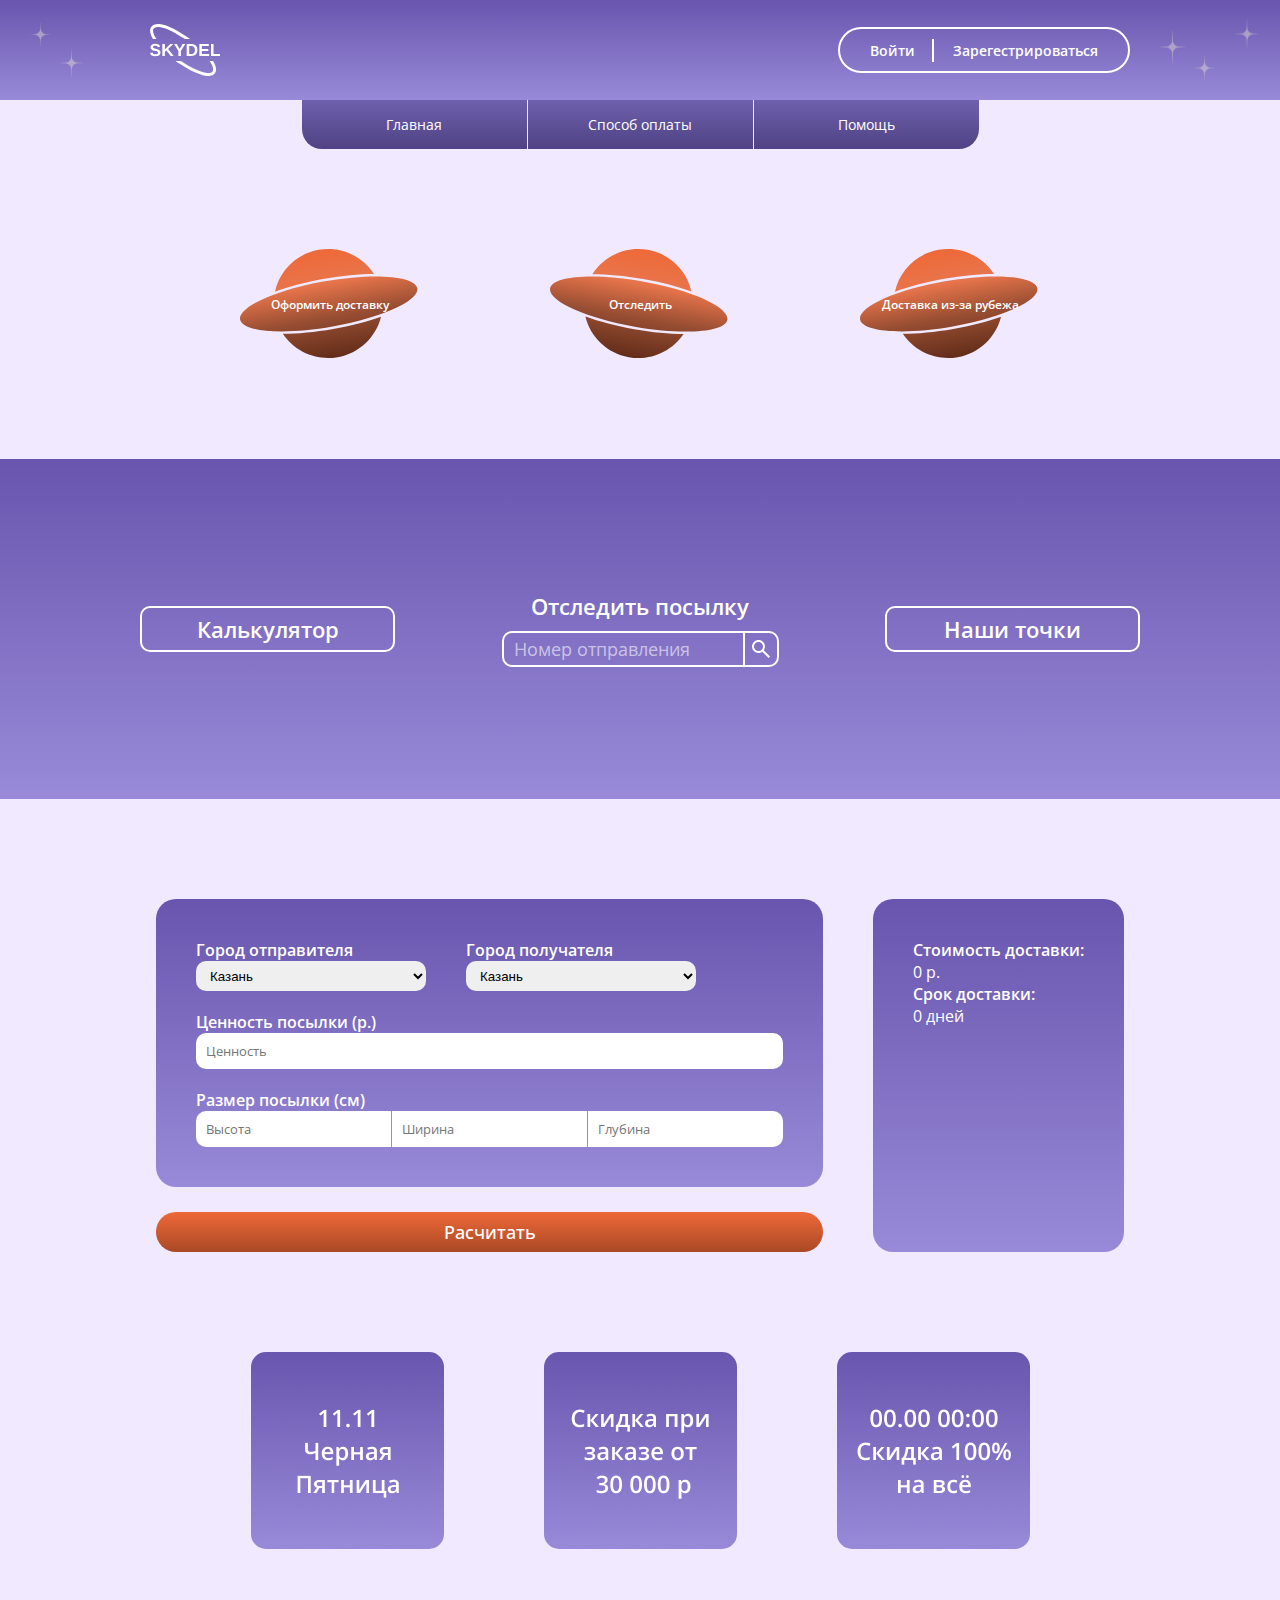
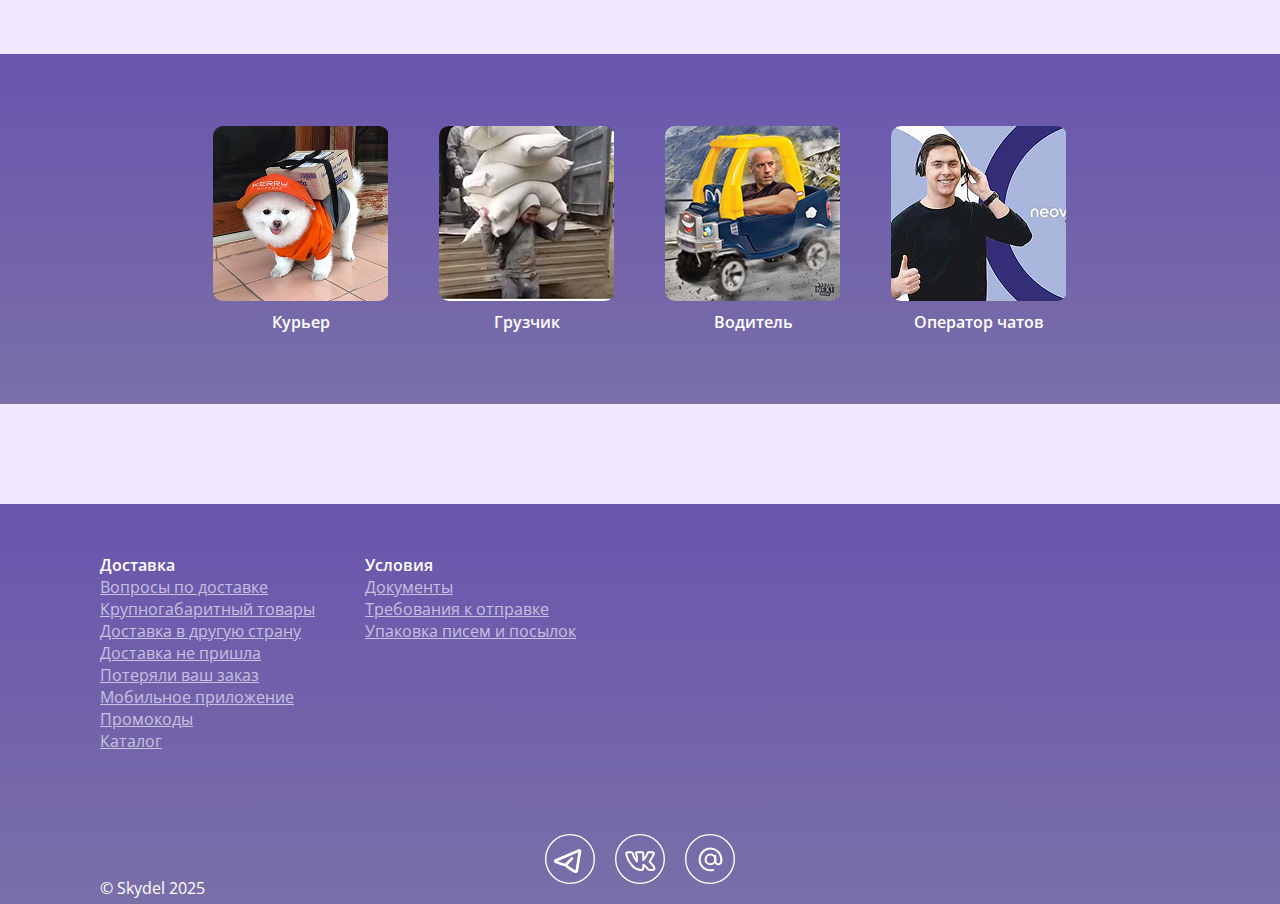
<file: Skydel/index.html>
<!DOCTYPE html>
<html lang="en">
    <head>
        <meta charset="UTF-8">
        <meta name="viewport" content="width=device-width, initial-scale=1.0">
        <title>Skydel | Сулжба доставки</title>

        <link rel="preconnect" href="https://fonts.googleapis.com">
        <link rel="preconnect" href="https://fonts.gstatic.com" crossorigin>
        <link
            href="https://fonts.googleapis.com/css2?family=Open+Sans:ital,wght@0,300..800;1,300..800&display=swap"
            rel="stylesheet">

        <link rel="stylesheet" href="css/main.css">
    </head>
    <body>
        <header>
            <div class="content">
                <div href="index.html" class="logo"></div>
                <div class="profile">
                    <a
                        href="sign-in.html"
                        class="sign-in">Войти</a>
                    <a
                        href="sign-up.html"
                        class="sign-up">Зарегестрироваться</a>
                </div>
            </div>
        </header>

        <nav class="header-nav">
            <a href="#">Главная</a>
            <a href="#">Способ оплаты</a>
            <a href="#">Помощь</a>
        </nav>

        <nav class="main-nav">
            <button><span>Оформить доставку</span></button>
            <button><span>Отследить</span></button>
            <button><span>Доставка из-за рубежа</span></button>
        </nav>

        <section class="delivery-block">
            <nav>
                <div class="elements">
                    <div class="nav-element calculator">
                        <button>Калькулятор</button>
                    </div>
                    <div class="nav-element follow">
                        <span>Отследить посылку</span>
                        <form class="search">
                            <input type="text" placeholder="Номер отправления">
                            <input type="submit" value>
                        </form>
                    </div>
                    <div class="nav-element maps">
                        <button>Наши точки</button>
                    </div>
                </div>
            </nav>
            <div class="content">
                <div class="calculator active">
                    <div class="left">
                        <form action>
                            <div class="cities">
                                <div class="out">
                                    <label for>Город отправителя</label>
                                    <select name id>
                                        <option value="Казань">Казань</option>
                                        <option value="Самара">Самара</option>
                                        <option value="Саратов">Саратов</option>
                                        <option
                                            value="Ульяновск">Ульяновск</option>
                                        <option value="Уфа">Уфа</option>
                                    </select>
                                </div>
                                <div class="in">
                                    <label for>Город получателя</label>
                                    <select name id>
                                        <option value="Казань">Казань</option>
                                        <option value="Самара">Самара</option>
                                        <option value="Саратов">Саратов</option>
                                        <option
                                            value="Ульяновск">Ульяновск</option>
                                        <option value="Уфа">Уфа</option>
                                    </select>
                                </div>
                            </div>
                            <div class="value">
                                <label for>Ценность посылки (р.)</label>
                                <input type="number" placeholder="Ценность">
                            </div>
                            <div class="size">
                                <label for>Размер посылки (см)</label>
                                <div class="size-inputs">
                                    <input type="number" name id
                                        placeholder="Высота">
                                    <input type="number" name id
                                        placeholder="Ширина">
                                    <input type="number" name id
                                        placeholder="Глубина">
                                </div>
                            </div>
                        </form>
                        <button>Расчитать</button>
                    </div>
                    <div class="right">
                        <span class="title">Стоимость доставки:</span>
                        <div class="price">
                            <span id="calculator-delivery-price">0</span>
                            <span> р.</span>
                        </div>
                        <span class="title">Срок доставки: </span>
                        <div class="time">
                            <span id="calculator-delivery-time">0</span>
                            <span> дней</span>
                        </div>
                    </div>
                </div>
                <div class="follow"></div>
                <div class="maps"></div>
            </div>
        </section>

        <section class="promote">
            <a href="#"><img src="img/promote-1.png" alt></a>
            <a href="#"><img src="img/promote-2.png" alt></a>
            <a href="#"><img src="img/promote-3.png" alt></a>
        </section>

        <section class="vacansies">
            <a href="#" class="vacansy">
                <img src="img/Deliverer.png" alt>
                <span class="title">Курьер</span>
            </a>
            <a href="#" class="vacansy">
                <img src="img/gruzchik.png" alt>
                <span class="title">Грузчик</span>
            </a>
            <a href="#" class="vacansy">
                <img src="img/driver.png" alt>
                <span class="title">Водитель</span>
            </a>
            <a href="#" class="vacansy">
                <img src="img/call-center.png" alt>
                <span class="title">Оператор чатов</span>
            </a>
        </section>

        <footer>
            <div class="info">
                <div class="delivery">
                    <div class="title">Доставка</div>
                    <a href="#">Вопросы по доставке</a>
                    <a href="#">Крупногабаритный товары</a>
                    <a href="#">Доставка в другую страну</a>
                    <a href="#">Доставка не пришла</a>
                    <a href="#">Потеряли ваш заказ</a>
                    <a href="#">Мобильное приложение</a>
                    <a href="#">Промокоды</a>
                    <a href="#">Каталог</a>
                </div>
                <div class="terms">
                    <div class="title">Условия</div>
                    <a href="#">Документы</a>
                    <a href="#">Требования к отправке</a>
                    <a href="#">Упаковка писем и посылок</a>
                </div>
            </div>
            <span class="copyright">© Skydel 2025</span>

            <div class="socials">
                <a href="#" class="tg"><div></div></a>
                <a href="#" class="vk"><div></div></a>
                <a href="#" class="email"><div></div></a>
            </div>
        </footer>
    </body>

</html>
</file>
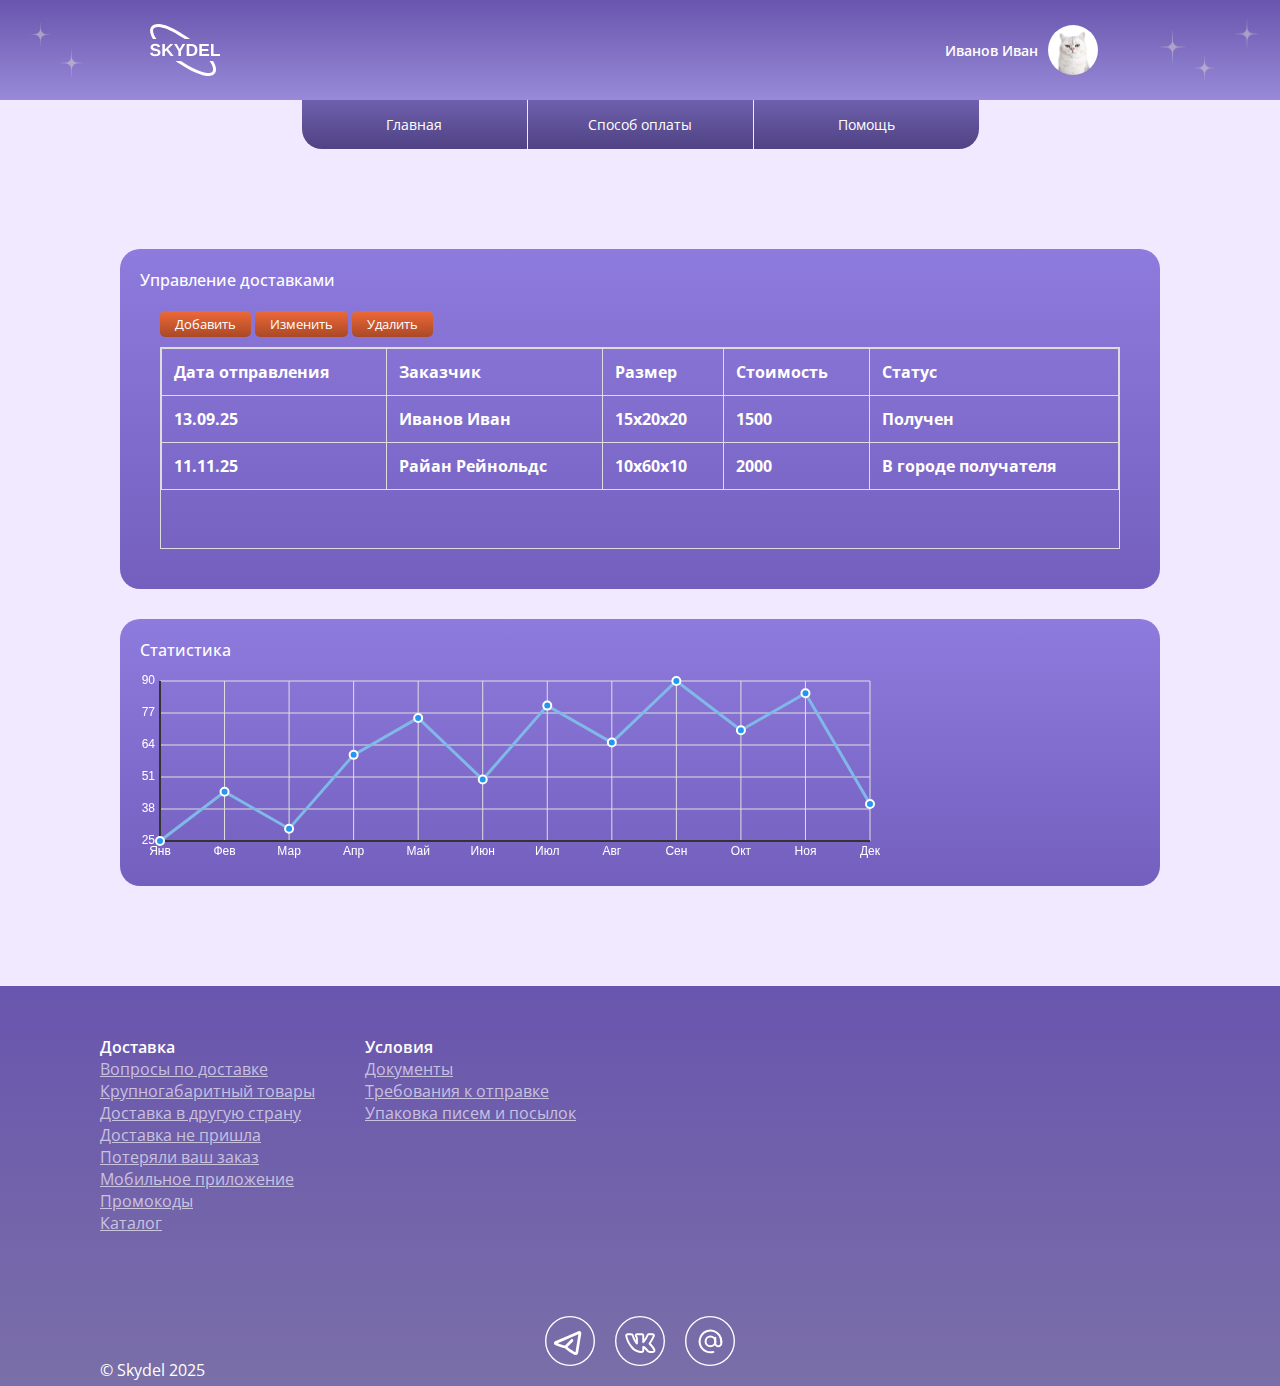
<file: Skydel/admin.html>
<!DOCTYPE html>
<html lang="en">
    <head>
        <meta charset="UTF-8">
        <meta name="viewport" content="width=device-width, initial-scale=1.0">
        <title>Skydel | Сулжба доставки</title>

        <link rel="preconnect" href="https://fonts.googleapis.com">
        <link rel="preconnect" href="https://fonts.gstatic.com" crossorigin>
        <link
            href="https://fonts.googleapis.com/css2?family=Open+Sans:ital,wght@0,300..800;1,300..800&display=swap"
            rel="stylesheet">

        <link rel="stylesheet" href="css/main.css">
        <link rel="stylesheet" href="css/admin.css">
    </head>
    <body>
        <header>
            <div class="content">
                <div href="index.html" class="logo"></div>
                <div class="profile">
                    <a href="profile.html">
                        <span class="name">Иванов Иван</span>
                        <img src="img/i.webp" alt>
                    </a>
                </div>
            </div>
        </header>

        <nav class="header-nav">
            <a
                href="index.html">Главная</a>
            <a href="#">Способ оплаты</a>
            <a href="#">Помощь</a>
        </nav>

        <div class="admin-panel">
            <div class="card delivery-manage">
                <div class="title">Управление доставками</div>
                <div class="table-container">
                    <div class="manage-panel">
                        <button>Добавить</button>
                        <button>Изменить</button>
                        <button>Удалить</button>
                    </div>
                    <div class="table-wrapper">
                        <table id="dataTable">
                            <thead>
                                <tr>
                                    <th>Дата отправления</th>
                                    <th>Заказчик</th>
                                    <th>Размер</th>
                                    <th>Стоимость</th>
                                    <th>Статус</th>
                                </tr>

                            </thead>
                            <tbody>
                                <tr>
                                    <th>13.09.25</th>
                                    <th>Иванов Иван</th>
                                    <th>15х20х20</th>
                                    <th>1500</th>
                                    <th>Получен</th>
                                </tr>
                                <tr>
                                    <th>11.11.25</th>
                                    <th>Райан Рейнольдс</th>
                                    <th>10х60х10</th>
                                    <th>2000</th>
                                    <th>В городе получателя</th>
                                </tr>
                            </tbody>
                        </table>
                    </div>
                </div>
            </div>
            <div class="card statistics">
                <div class="title">Статистика</div>
                <div class="chart-container">
                    <canvas id="myChart" width="750" height="200"></canvas>
                </div>

                <script>
                // Получаем элемент canvas
                const canvas = document.getElementById('myChart');
                const ctx = canvas.getContext('2d');

                // Пример данных для графика
                const data = [25, 45, 30, 60, 75, 50, 80, 65, 90, 70, 85, 40];
                const labels = ['Янв', 'Фев', 'Мар', 'Апр', 'Май', 'Июн', 'Июл', 'Авг', 'Сен', 'Окт', 'Ноя', 'Дек'];

                // Настройки графика
                const config = {
                    padding: 20,
                    gridColor: '#e0e0e0',
                    lineColor: '#80b9e7',
                    pointColor: '#2196F3',
                    textColor: '#fff',
                    axisColor: '#333'
                };

                // Функция для рисования графика
                function drawChart() {
                    // Очищаем canvas
                    ctx.clearRect(0, 0, canvas.width, canvas.height);

                    // Рассчитываем масштаб и позиции
                    const chartWidth = canvas.width - 2 * config.padding;
                    const chartHeight = canvas.height - 2 * config.padding;
                    const maxValue = Math.max(...data);
                    const minValue = Math.min(...data);
                    const valueRange = maxValue - minValue;

                    // Рисуем сетку
                    drawGrid();

                    // Рисуем оси
                    drawAxes();

                    // Рисуем линию графика
                    drawLine();

                    // Рисуем точки данных
                    drawPoints();

                    // Рисуем подписи
                    drawLabels();

                    function drawGrid() {
                        ctx.strokeStyle = config.gridColor;
                        ctx.lineWidth = 1;
                        
                        // Вертикальные линии
                        const xStep = chartWidth / (data.length - 1);
                        for (let i = 0; i < data.length; i++) {
                            const x = config.padding + i * xStep;
                            ctx.beginPath();
                            ctx.moveTo(x, config.padding);
                            ctx.lineTo(x, canvas.height - config.padding);
                            ctx.stroke();
                        }

                        // Горизонтальные линии
                        const horizontalLines = 5;
                        for (let i = 0; i <= horizontalLines; i++) {
                            const y = config.padding + (chartHeight / horizontalLines) * i;
                            ctx.beginPath();
                            ctx.moveTo(config.padding, y);
                            ctx.lineTo(canvas.width - config.padding, y);
                            ctx.stroke();
                        }
                    }

                    function drawAxes() {
                        ctx.strokeStyle = config.axisColor;
                        ctx.lineWidth = 2;

                        // Ось X
                        ctx.beginPath();
                        ctx.moveTo(config.padding, canvas.height - config.padding);
                        ctx.lineTo(canvas.width - config.padding, canvas.height - config.padding);
                        ctx.stroke();

                        // Ось Y
                        ctx.beginPath();
                        ctx.moveTo(config.padding, config.padding);
                        ctx.lineTo(config.padding, canvas.height - config.padding);
                        ctx.stroke();
                    }

                    function drawLine() {
                        ctx.strokeStyle = config.lineColor;
                        ctx.lineWidth = 3;
                        ctx.beginPath();

                        const xStep = chartWidth / (data.length - 1);
                        
                        for (let i = 0; i < data.length; i++) {
                            const x = config.padding + i * xStep;
                            const y = canvas.height - config.padding - 
                                    ((data[i] - minValue) / valueRange) * chartHeight;

                            if (i === 0) {
                                ctx.moveTo(x, y);
                            } else {
                                ctx.lineTo(x, y);
                            }
                        }

                        ctx.stroke();
                    }

                    function drawPoints() {
                        const xStep = chartWidth / (data.length - 1);
                        
                        for (let i = 0; i < data.length; i++) {
                            const x = config.padding + i * xStep;
                            const y = canvas.height - config.padding - 
                                    ((data[i] - minValue) / valueRange) * chartHeight;

                            ctx.fillStyle = config.pointColor;
                            ctx.beginPath();
                            ctx.arc(x, y, 4, 0, 2 * Math.PI);
                            ctx.fill();

                            // Белая обводка для точек
                            ctx.strokeStyle = 'white';
                            ctx.lineWidth = 2;
                            ctx.stroke();
                        }
                    }

                    function drawLabels() {
                        ctx.fillStyle = config.textColor;
                        ctx.font = '12px Arial';
                        ctx.textAlign = 'center';
                        ctx.textBaseline = 'top';

                        // Подписи по оси X
                        const xStep = chartWidth / (data.length - 1);
                        for (let i = 0; i < data.length; i++) {
                            const x = config.padding + i * xStep;
                            const y = canvas.height - config.padding + 5;
                            ctx.fillText(labels[i], x, y);
                        }

                        // Подписи по оси Y
                        ctx.textAlign = 'right';
                        ctx.textBaseline = 'middle';
                        const horizontalLines = 5;
                        for (let i = 0; i <= horizontalLines; i++) {
                            const value = minValue + (valueRange / horizontalLines) * i;
                            const y = canvas.height - config.padding - (chartHeight / horizontalLines) * i;
                            const x = config.padding - 5;
                            ctx.fillText(Math.round(value).toString(), x, y);
                        }
                    }
                }

                // Запускаем отрисовку графика
                drawChart();

                // Добавляем обработчик для перерисовки при изменении размера окна
                window.addEventListener('resize', drawChart);
            </script>
            </div>
        </div>

        <footer>
            <div class="info">
                <div class="delivery">
                    <div class="title">Доставка</div>
                    <a href="#">Вопросы по доставке</a>
                    <a href="#">Крупногабаритный товары</a>
                    <a href="#">Доставка в другую страну</a>
                    <a href="#">Доставка не пришла</a>
                    <a href="#">Потеряли ваш заказ</a>
                    <a href="#">Мобильное приложение</a>
                    <a href="#">Промокоды</a>
                    <a href="#">Каталог</a>
                </div>
                <div class="terms">
                    <div class="title">Условия</div>
                    <a href="#">Документы</a>
                    <a href="#">Требования к отправке</a>
                    <a href="#">Упаковка писем и посылок</a>
                </div>
            </div>
            <span class="copyright">© Skydel 2025</span>

            <div class="socials">
                <a href="#" class="tg"><div></div></a>
                <a href="#" class="vk"><div></div></a>
                <a href="#" class="email"><div></div></a>
            </div>
        </footer>
    </body>

</html>
</file>
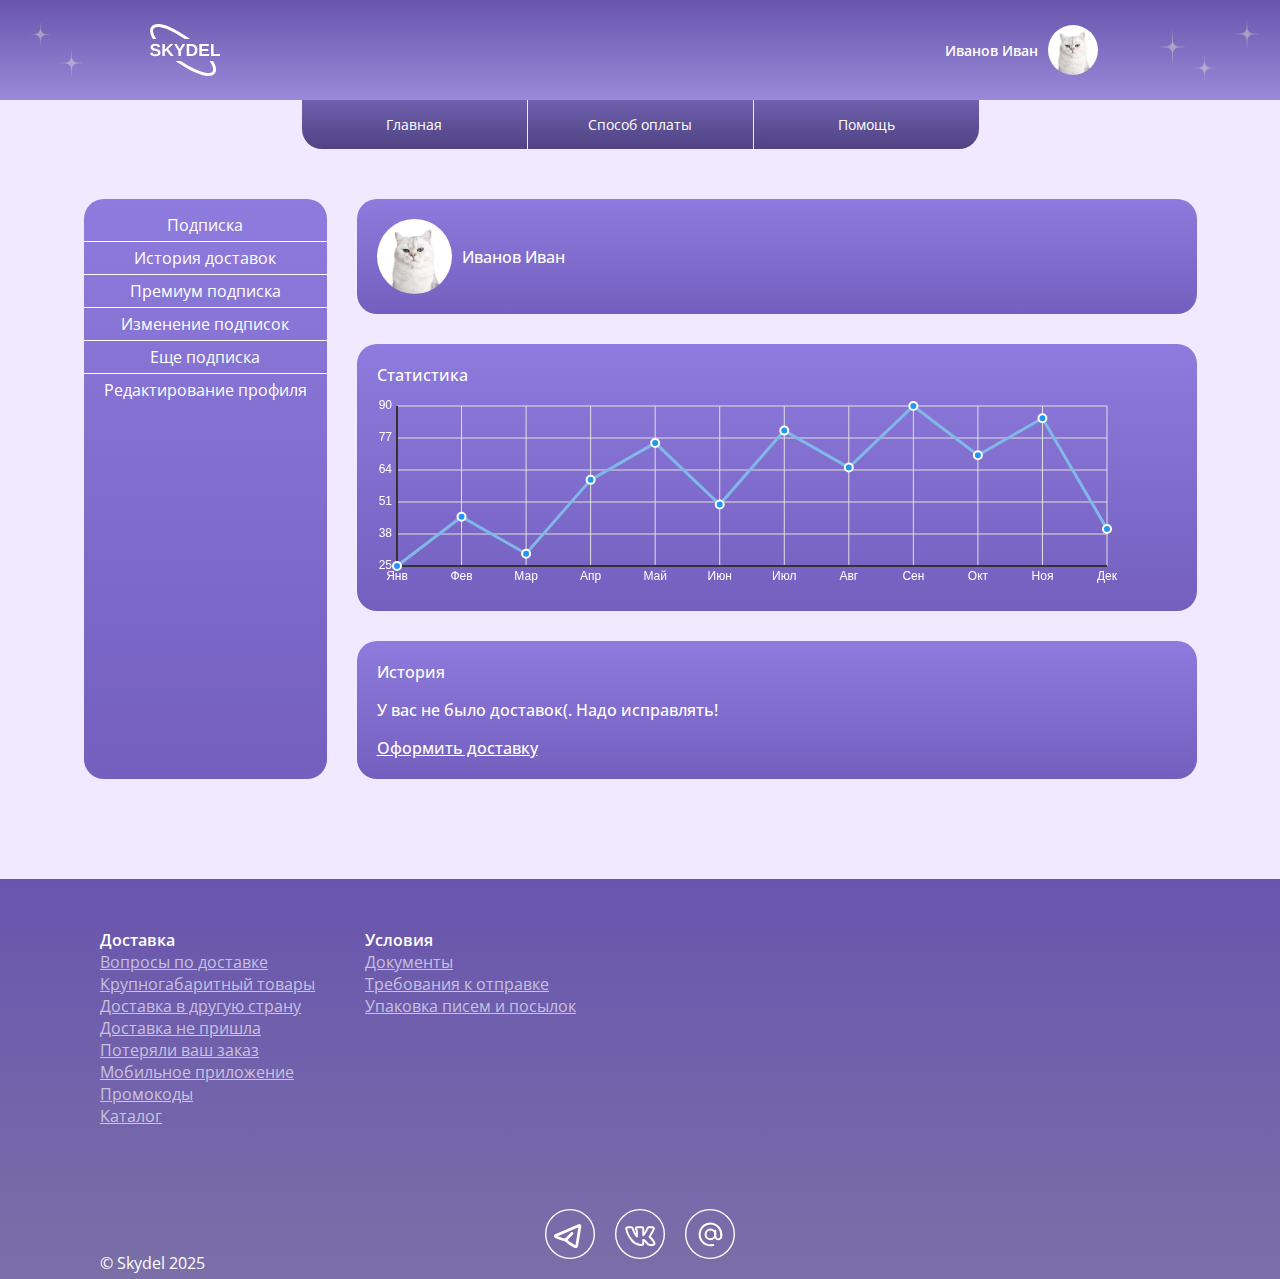
<file: Skydel/profile.html>
<!DOCTYPE html>
<html lang="en">
    <head>
        <meta charset="UTF-8">
        <meta name="viewport" content="width=device-width, initial-scale=1.0">
        <title>Skydel | Сулжба доставки</title>

        <link rel="preconnect" href="https://fonts.googleapis.com">
        <link rel="preconnect" href="https://fonts.gstatic.com" crossorigin>
        <link
            href="https://fonts.googleapis.com/css2?family=Open+Sans:ital,wght@0,300..800;1,300..800&display=swap"
            rel="stylesheet">

        <link rel="stylesheet" href="css/main.css">
        <link rel="stylesheet" href="css/profile.css">
    </head>
    <body>
        <header>
            <div class="content">
                <div href="index.html" class="logo"></div>
                <div class="profile">
                    <a href="profile.html">
                        <span class="name">Иванов Иван</span>
                        <img src="img/i.webp" alt>
                    </a>
                </div>
            </div>
        </header>

        <nav class="header-nav">
            <a
                href="\index.html">Главная</a>
            <a href="#">Способ оплаты</a>
            <a href="#">Помощь</a>
        </nav>

        <div class="profile-content">
            <nav>
                <a href="#">Подписка</a>
                <a href="#">История доставок</a>
                <a href="#">Премиум подписка</a>
                <a href="#">Изменение подписок</a>
                <a href="#">Еще подписка</a>
                <a href="#">Редактирование профиля</a>
            </nav>
            <div class="profile-info">
                <div class="card main-info">
                    <img src="img/i.webp" alt>
                    <span class="name">Иванов Иван</span>
                </div>

                <div class="card statistics">
                    <div class="title">Статистика</div>
                    <div class="chart-container">
                        <canvas id="myChart" width="750" height="200"></canvas>
                    </div>

                    <script>
                    // Получаем элемент canvas
                    const canvas = document.getElementById('myChart');
                    const ctx = canvas.getContext('2d');

                    // Пример данных для графика
                    const data = [25, 45, 30, 60, 75, 50, 80, 65, 90, 70, 85, 40];
                    const labels = ['Янв', 'Фев', 'Мар', 'Апр', 'Май', 'Июн', 'Июл', 'Авг', 'Сен', 'Окт', 'Ноя', 'Дек'];

                    // Настройки графика
                    const config = {
                        padding: 20,
                        gridColor: '#e0e0e0',
                        lineColor: '#80b9e7',
                        pointColor: '#2196F3',
                        textColor: '#fff',
                        axisColor: '#333'
                    };

                    // Функция для рисования графика
                    function drawChart() {
                        // Очищаем canvas
                        ctx.clearRect(0, 0, canvas.width, canvas.height);

                        // Рассчитываем масштаб и позиции
                        const chartWidth = canvas.width - 2 * config.padding;
                        const chartHeight = canvas.height - 2 * config.padding;
                        const maxValue = Math.max(...data);
                        const minValue = Math.min(...data);
                        const valueRange = maxValue - minValue;

                        // Рисуем сетку
                        drawGrid();

                        // Рисуем оси
                        drawAxes();

                        // Рисуем линию графика
                        drawLine();

                        // Рисуем точки данных
                        drawPoints();

                        // Рисуем подписи
                        drawLabels();

                        function drawGrid() {
                            ctx.strokeStyle = config.gridColor;
                            ctx.lineWidth = 1;
                            
                            // Вертикальные линии
                            const xStep = chartWidth / (data.length - 1);
                            for (let i = 0; i < data.length; i++) {
                                const x = config.padding + i * xStep;
                                ctx.beginPath();
                                ctx.moveTo(x, config.padding);
                                ctx.lineTo(x, canvas.height - config.padding);
                                ctx.stroke();
                            }

                            // Горизонтальные линии
                            const horizontalLines = 5;
                            for (let i = 0; i <= horizontalLines; i++) {
                                const y = config.padding + (chartHeight / horizontalLines) * i;
                                ctx.beginPath();
                                ctx.moveTo(config.padding, y);
                                ctx.lineTo(canvas.width - config.padding, y);
                                ctx.stroke();
                            }
                        }

                        function drawAxes() {
                            ctx.strokeStyle = config.axisColor;
                            ctx.lineWidth = 2;

                            // Ось X
                            ctx.beginPath();
                            ctx.moveTo(config.padding, canvas.height - config.padding);
                            ctx.lineTo(canvas.width - config.padding, canvas.height - config.padding);
                            ctx.stroke();

                            // Ось Y
                            ctx.beginPath();
                            ctx.moveTo(config.padding, config.padding);
                            ctx.lineTo(config.padding, canvas.height - config.padding);
                            ctx.stroke();
                        }

                        function drawLine() {
                            ctx.strokeStyle = config.lineColor;
                            ctx.lineWidth = 3;
                            ctx.beginPath();

                            const xStep = chartWidth / (data.length - 1);
                            
                            for (let i = 0; i < data.length; i++) {
                                const x = config.padding + i * xStep;
                                const y = canvas.height - config.padding - 
                                        ((data[i] - minValue) / valueRange) * chartHeight;

                                if (i === 0) {
                                    ctx.moveTo(x, y);
                                } else {
                                    ctx.lineTo(x, y);
                                }
                            }

                            ctx.stroke();
                        }

                        function drawPoints() {
                            const xStep = chartWidth / (data.length - 1);
                            
                            for (let i = 0; i < data.length; i++) {
                                const x = config.padding + i * xStep;
                                const y = canvas.height - config.padding - 
                                        ((data[i] - minValue) / valueRange) * chartHeight;

                                ctx.fillStyle = config.pointColor;
                                ctx.beginPath();
                                ctx.arc(x, y, 4, 0, 2 * Math.PI);
                                ctx.fill();

                                // Белая обводка для точек
                                ctx.strokeStyle = 'white';
                                ctx.lineWidth = 2;
                                ctx.stroke();
                            }
                        }

                        function drawLabels() {
                            ctx.fillStyle = config.textColor;
                            ctx.font = '12px Arial';
                            ctx.textAlign = 'center';
                            ctx.textBaseline = 'top';

                            // Подписи по оси X
                            const xStep = chartWidth / (data.length - 1);
                            for (let i = 0; i < data.length; i++) {
                                const x = config.padding + i * xStep;
                                const y = canvas.height - config.padding + 5;
                                ctx.fillText(labels[i], x, y);
                            }

                            // Подписи по оси Y
                            ctx.textAlign = 'right';
                            ctx.textBaseline = 'middle';
                            const horizontalLines = 5;
                            for (let i = 0; i <= horizontalLines; i++) {
                                const value = minValue + (valueRange / horizontalLines) * i;
                                const y = canvas.height - config.padding - (chartHeight / horizontalLines) * i;
                                const x = config.padding - 5;
                                ctx.fillText(Math.round(value).toString(), x, y);
                            }
                        }
                    }

                    // Запускаем отрисовку графика
                    drawChart();

                    // Добавляем обработчик для перерисовки при изменении размера окна
                    window.addEventListener('resize', drawChart);
                </script>
                </div>

                <div class="card history">
                    <div class="title">История</div>
                    <p>У вас не было доставок(. Надо исправлять!</p>
                    <a href="#" style="color: #fff;">Оформить доставку</a>
                </div>
            </div>
        </div>

        <footer>
            <div class="info">
                <div class="delivery">
                    <div class="title">Доставка</div>
                    <a href="#">Вопросы по доставке</a>
                    <a href="#">Крупногабаритный товары</a>
                    <a href="#">Доставка в другую страну</a>
                    <a href="#">Доставка не пришла</a>
                    <a href="#">Потеряли ваш заказ</a>
                    <a href="#">Мобильное приложение</a>
                    <a href="#">Промокоды</a>
                    <a href="#">Каталог</a>
                </div>
                <div class="terms">
                    <div class="title">Условия</div>
                    <a href="#">Документы</a>
                    <a href="#">Требования к отправке</a>
                    <a href="#">Упаковка писем и посылок</a>
                </div>
            </div>
            <span class="copyright">© Skydel 2025</span>

            <div class="socials">
                <a href="#" class="tg"><div></div></a>
                <a href="#" class="vk"><div></div></a>
                <a href="#" class="email"><div></div></a>
            </div>
        </footer>
    </body>
</html>
</file>
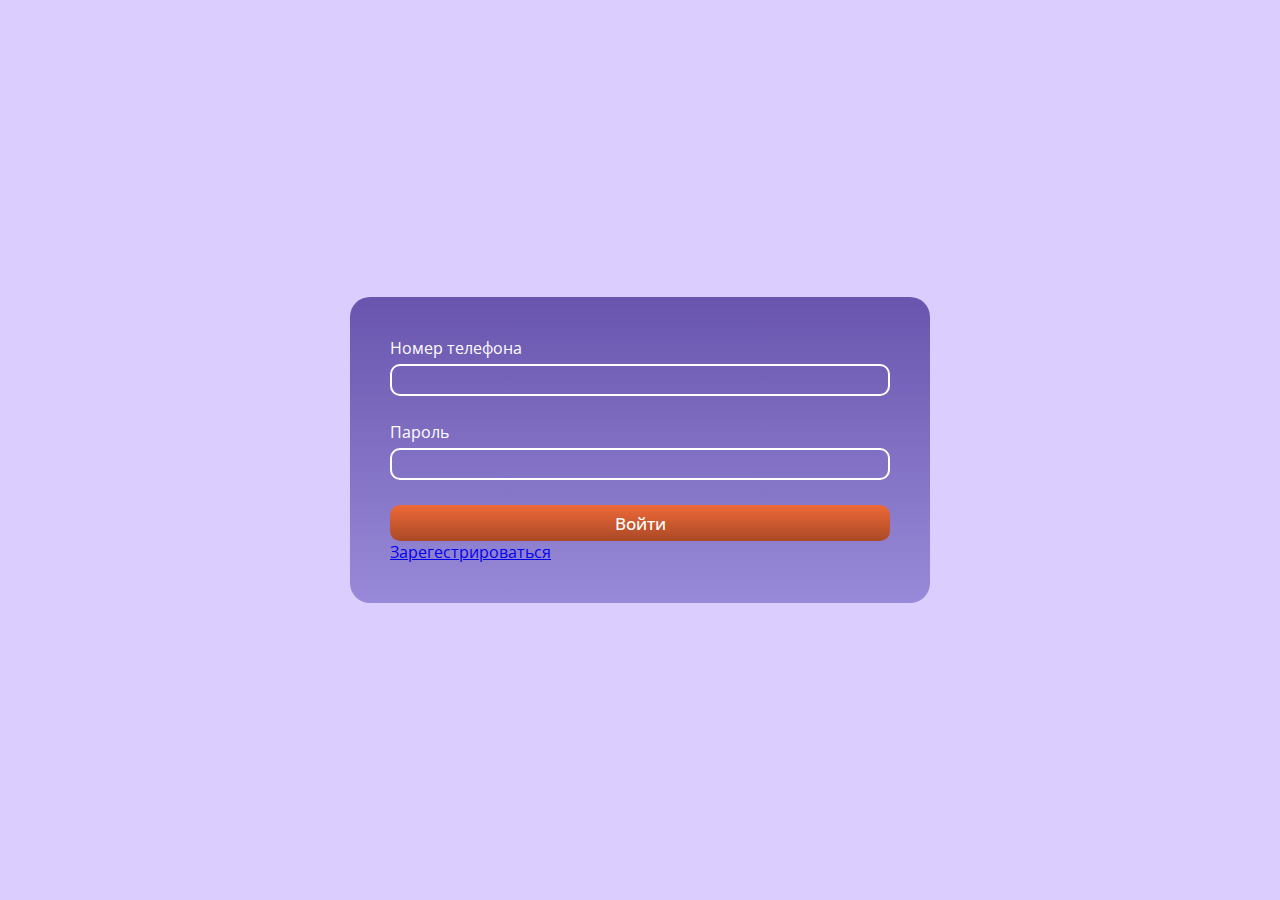
<file: Skydel/sign-in.html>
<!DOCTYPE html>
<html lang="en">
    <head>
        <meta charset="UTF-8">
        <meta name="viewport" content="width=device-width, initial-scale=1.0">
        <title>Document</title>

        <link rel="preconnect" href="https://fonts.googleapis.com">
        <link rel="preconnect" href="https://fonts.gstatic.com" crossorigin>
        <link
            href="https://fonts.googleapis.com/css2?family=Open+Sans:ital,wght@0,300..800;1,300..800&display=swap"
            rel="stylesheet">

        <link rel="stylesheet" href="css/sign-in.css">
    </head>
    <body>
        <div class="sign-in">
            <form action>
                <label for>Номер телефона</label>
                <input type="tel" name id>
                <label for>Пароль</label>
                <input type="password" name id>
                <input type="submit" value="Войти">
                <a
                    href="\sign-up.html">Зарегестрироваться</a>
            </form>
        </div>
    </body>
</html>
</file>
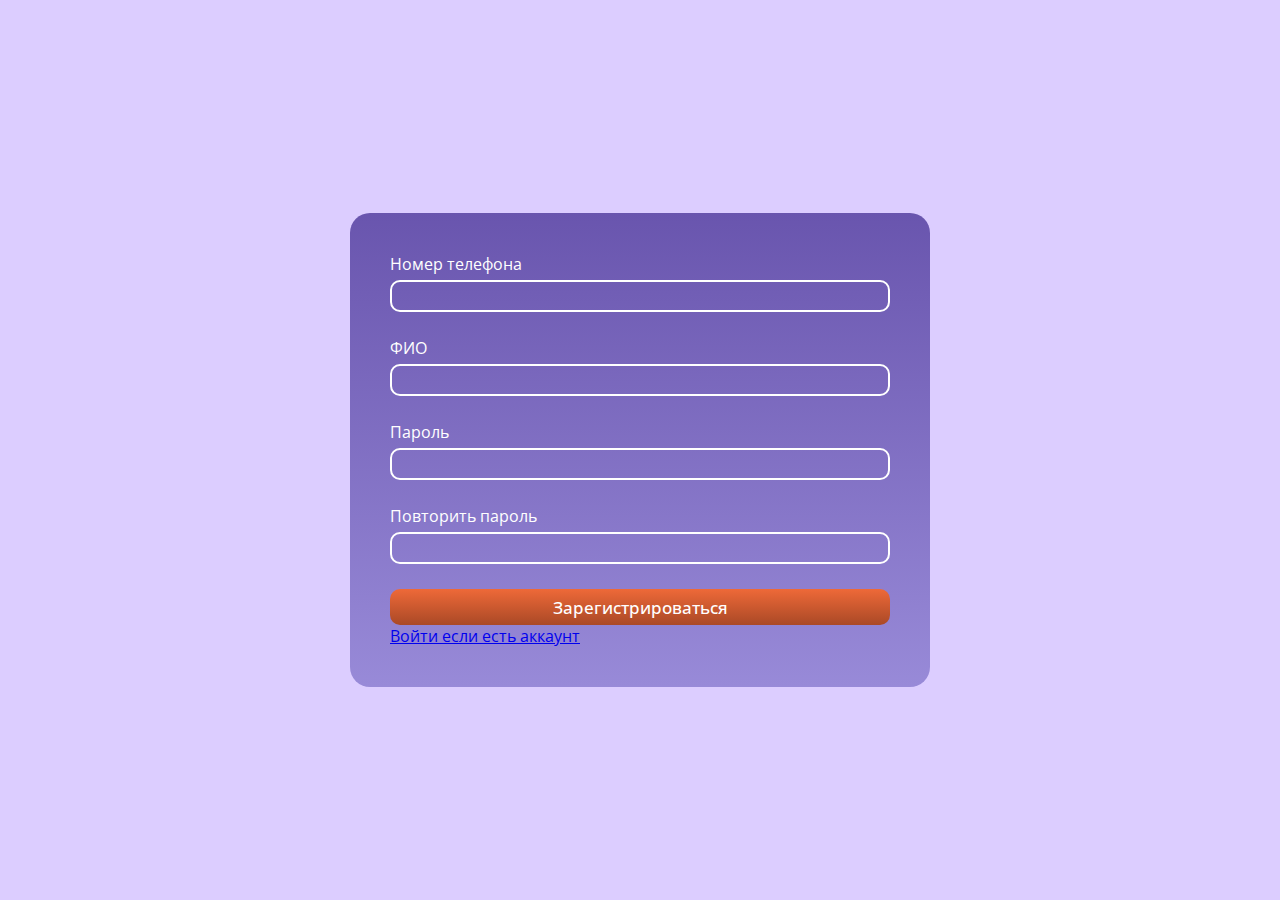
<file: Skydel/sign-up.html>
<!DOCTYPE html>
<html lang="en">
    <head>
        <meta charset="UTF-8">
        <meta name="viewport" content="width=device-width, initial-scale=1.0">
        <title>Document</title>

        <link rel="preconnect" href="https://fonts.googleapis.com">
        <link rel="preconnect" href="https://fonts.gstatic.com" crossorigin>
        <link
            href="https://fonts.googleapis.com/css2?family=Open+Sans:ital,wght@0,300..800;1,300..800&display=swap"
            rel="stylesheet">

        <link rel="stylesheet" href="css/sign-in.css">
    </head>
    <body>
        <div class="sign-in">
            <form action>
                <label for>Номер телефона</label>
                <input type="tel" name id>
                <label for>ФИО</label>
                <input type="text" name id>
                <label for>Пароль</label>
                <input type="password" name id>
                <label for>Повторить пароль</label>
                <input type="password" name id>
                <input type="submit" value="Зарегистрироваться">
                <a
                    href="sign-in.html">Войти
                    если есть аккаунт</a>
            </form>
        </div>
    </body>

</html>
</file>
<file: Skydel/css/main.css>
html, body {
    margin: 0;
    padding: 0;
    background-color: #F0E9FF;
    font-family: 'Open Sans';
    overflow-x: hidden;
}

a, input, button {
    font-family: 'Open Sans';
}

header {
    width: 100vw;
    height: 100px;
    background: linear-gradient(0deg, #988AD8, #6955AE);
    position: relative;
}

header::before {
    position: absolute;
    content: "";
    background-image: url("../src/header-stars-left.png");
    width: 54px;
    height: 58px;
    left: 30px;
    top: 50%;
    transform: translate(0, -50%);
}

header::after {
    position: absolute;
    content: "";
    background-image: url("../src/header-stars-right.png");
    width: 102px;
    height: 65px;
    right: 20px;
    top: 50%;
    transform: translate(0, -50%);
}

header .content {
    display: flex;
    justify-content: space-between;
    align-items: center;
    height: 100%;
    padding: 0 150px;
}

header .logo {
    background-image: url("../src/logo.svg");
    width: 70px;
    height: 52px;
}

header .profile {
    border: #fff 2px solid;
    padding: 10px 15px;
    border-radius: 47px;
}

header .profile a {
    color: #fff;
    text-decoration: none;
    font-weight: 600;
    font-size: 14px;
    margin: 0;
    padding: 2px 15px;
}

header .profile a:nth-child(1) {
    border-right: #fff 2px solid;
    padding-right: 17px;
}



nav.header-nav {
    display: flex;
    justify-content: center;
}

nav.header-nav a {
    color: #fff;
    text-decoration: none;
    background: linear-gradient(#6E60AD, #504283);
    width: 225px;
    max-height: 50px;
    padding: 15px 0;
    text-align: center;
    font-size: 14px;
    transition: .2s;
}

nav.header-nav a:nth-child(1) {
    border-bottom-left-radius: 20px;
}

nav.header-nav a:nth-child(2) {
    border-left: #F0E9FF 1px solid;
    border-right: #F0E9FF 1px solid;
}

nav.header-nav a:nth-child(3) {
    border-bottom-right-radius: 20px;
}



nav.main-nav {
    width: 800px;
    margin: 100px auto;
    display: flex;
    justify-content: space-between;
}

nav.main-nav button {
    background: none;
    border: none;
    width: 180px;
    height: 110px;
    background-image: url("../src/menu-button-1.svg");
    background-repeat: no-repeat;
    font-size: 12px;
    font-weight: 500;
    color: #fff;
    cursor: pointer;
}

nav.main-nav button:nth-child(2) {
    background-image: url("../src/menu-button-2.svg");
}

nav.main-nav button span {
    max-width: 30px;
    font-weight: 600;
}


.delivery-block nav {
    background: linear-gradient(0deg, #988AD8, #6955AE);
    width: 100vw;
    height: 340px;
}

.delivery-block nav .elements {
    display: flex;
    justify-content: space-between;
    align-items: center;
    width: 1000px;
    height: 100%;
    margin: 0 auto;
    font-size: 22px;
    color: #fff;
    font-weight: 600;
}

.delivery-block nav .nav-element {
    width: 255px;
    height: 200px;
    display: flex;
    flex-direction: column;
    align-items: center;
    justify-content: center;
}

.delivery-block nav .elements button {
    background: none;
    border: #fff 2px solid;
    border-radius: 10px;
    width: 255px;
    height: 46px;
    color: #fff;
    font-weight: 600;
    font-size: 22px;
}

.delivery-block nav .elements .follow {
    gap: 10px;
}

.delivery-block nav .elements .follow .search {
    display: flex;
    justify-content: center;
    height: 36px;
}

.delivery-block nav .elements .follow .search input {
    background: none;
    border: #fff solid 2px;
    border-radius: 10px;
    width: 219px;
}

.delivery-block nav .elements .follow .search input[type="text"] {
    border-bottom-right-radius: 0;
    border-top-right-radius: 0;
    border-right: none;
    color: #fff;
    font-size: 18px;
    font-weight: 400;
    padding: 0 10px;
}

.delivery-block nav .elements .follow .search input[type="text"]::placeholder {
    color: #ffffff96;
}

.delivery-block nav .elements .follow .search input[type="submit"] {
    background-image: url("../src/search-icon.svg");
    background-repeat: no-repeat;
    background-position: center;
    border-bottom-left-radius: 0;
    border-top-left-radius: 0;
    width: 36px;
    height: 36px;
}

.delivery-block .content .active {
    display: flex!important;
}

.delivery-block .content .calculator {
    display: none;
    justify-content: center;
    gap: 50px;
    margin: 100px 0;
}

.delivery-block .content .calculator .right {
    background: linear-gradient(0deg, #988AD8, #6955AE);
    color: #fff;
    border-radius: 20px;
    padding: 40px;
}

.delivery-block .content .calculator .right .title {
    font-weight: 600;
}

.delivery-block .content .calculator .left button {
    width: 100%;
    height: 40px;
    border-radius: 20px;
    margin-top: 25px;
    border: none;
    background: linear-gradient(#EE6938, #AA4926);
    color: #fff;
    font-size: 18px;
    font-weight: 500;
    cursor: pointer;
}

.delivery-block .content .calculator .left form {
    background: linear-gradient(0deg, #988AD8, #6955AE);
    border-radius: 20px;
    padding: 40px;
    display: flex;
    flex-direction: column;
    gap: 20px;
}

.delivery-block .content .calculator .left form label {
    font-weight: 600;
    color: #fff;
}

.delivery-block .content .calculator .left form input, 
.delivery-block .content .calculator .left form select {
    height: 36px;
    padding: 0 10px;
    border-radius: 10px;
    border: none;
}

.delivery-block .content .calculator .left form .cities {
    display: flex;
    justify-content: start;
    gap: 40px;
}

.delivery-block .content .calculator .left form .cities div {
    display: flex;
    flex-direction: column;
}

.delivery-block .content .calculator .left form .cities select {
    height: 30px;
    width: 230px;
}

.delivery-block .content .calculator .left form .value {
    display: flex;
    flex-direction: column;
}

.delivery-block .content .calculator .left form .size-inputs {
    display: flex;
}

.delivery-block .content .calculator .left form .size-inputs input:nth-child(1) {
    border-top-right-radius: 0;
    border-bottom-right-radius: 0;
}

.delivery-block .content .calculator .left form .size-inputs input:nth-child(2) {
    border-radius: 0;
    border-left: #988AD8 1px solid;
    border-right: #988AD8 1px solid;
}

.delivery-block .content .calculator .left form .size-inputs input:nth-child(3) {
    border-top-left-radius: 0;
    border-bottom-left-radius: 0;
}




.promote {
    display: flex;
    justify-content: center;
    gap: 100px;
    margin: 100px auto;
}

.promote img {
    user-select: none;
    border-radius: 15px;
}



.vacansies {
    background: linear-gradient(0deg, #7A6FA8, #6955AE);
    width: 100vw;
    height: 350px;
    margin: 100 0;

    display: flex;
    justify-content: center;
    align-items: center;
    gap: 50px;
}

.vacansies a {
    display: flex;
    flex-direction: column;
    align-items: center;
    gap: 10px;
    color: #ffffff;
    text-decoration: none;
}

.vacansies a .title {
    font-weight: 600;
}

.vacansies a img {
    border-radius: 10px;
}



footer {
    max-width: 100vw;
    max-height: 300px;
    min-height: 300px;
    position: relative;
    margin: 100px 0 0 0;

    background: linear-gradient(0deg, #7A6FA8, #6955AE);
    color: #fff;

    padding: 50px 100px;
}

footer .info {
    display: flex;
    gap: 50px;
}

footer .info div {
    display: flex;
    flex-direction: column;
}

footer .info div .title {
    font-weight: 600;
}

footer .info a {
    color: #ffffff9f;
}

footer .info a:hover {
    color: #ffffffe0;
}

footer .copyright {
    position: absolute;
    bottom: 5px;
    font-size: 16px;
}

footer .socials {
    position: absolute;
    bottom: 20px;
    left: 50%;
    transform: translate(-50%, 0);

    display: flex;
    gap: 20px;
}

footer .socials a div {
    width: 50px;
    height: 50px;
    background-repeat: no-repeat;
    background-size: cover;
    background-position: center;
}

footer .socials .tg div {
    background-image: url("../src/tg.svg");
}

footer .socials .vk div {
    background-image: url("../src/vk.svg");
}

footer .socials .email div {
    background-image: url("../src/email.svg");
}
</file>
<file: Skydel/css/admin.css>
header .profile {
    border: none!important;
}

header .profile a {
    color: #fff;
    text-decoration: none;
    border: none!important;
    display: flex;
    align-items: center;
    gap: 10px;
}

header .profile img {
    width: 50px;
    height: 50px;
    object-fit: cover;
    border-radius: 50px;
}



.admin-panel {
    display: flex;
    flex-direction: column;
    align-items: center;
    gap: 30px;
    margin: 100px 0;
}

.admin-panel .card {
    width: 1000px;
    background: linear-gradient(#8d7bdd, #745fbe);
    border-radius: 20px;
    padding: 20px;
    gap: 10px;
    color: #fff;
    font-weight: 500;
}

.admin-panel .delivery-manage .manage-panel {
    margin-bottom: 10px;
}

.admin-panel .delivery-manage .manage-panel button {
    border: none;
    border-radius: 5px;
    padding: 4px 15px;
    background: linear-gradient(#EE6938, #AA4926);
    color: #fff;
    cursor: pointer;
}


.table-container {
    background: none;
    padding: 20px;
    border-radius: 8px;
}
.table-wrapper {
    min-height: 200px;
    overflow: auto;
    border: 1px solid #ddd;
}
table {
    width: 100%;
    border-collapse: collapse;
}
th, td {
    border: 1px solid #ddd;
    padding: 12px;
    text-align: left;
}
th {
    font-weight: bold;
    position: sticky;
    top: 0;
}
</file>
<file: Skydel/css/profile.css>
header .profile {
    border: none!important;
}

header .profile a {
    color: #fff;
    text-decoration: none;
    border: none!important;
    display: flex;
    align-items: center;
    gap: 10px;
}

header .profile img {
    width: 50px;
    height: 50px;
    object-fit: cover;
    border-radius: 50px;
}





.profile-content {
    display: flex;
    justify-content: center;
    gap: 30px;
    margin: 50px 0;
}

.profile-content nav {
    background: linear-gradient(#8d7bdd, #745fbe);
    display: flex;
    flex-direction: column;
    padding-top: 10px;
    border-radius: 20px;
}

.profile-content nav a {
    color: #fff;
    text-decoration: none;
    border-top: #fff 1px solid;
    text-align: center;
    padding: 5px 20px;
    transition: .2s;
}

.profile-content nav a:nth-child(1) {
    border: none;
}

.profile-content nav a:hover {
    padding: 10px 20px;
}

.profile-content .profile-info {
    display: flex;
    flex-direction: column;
    gap: 30px;

}

.profile-content .profile-info .card {
    width: 800px;
    background: linear-gradient(#8d7bdd, #745fbe);
    border-radius: 20px;
    padding: 20px;
    gap: 10px;
    color: #fff;
    font-weight: 500;
}

.profile-info .main-info {
    display: flex;
    align-items: center;
}

.profile-info .main-info img {
    width: 75px;
    height: 75px;
    object-fit: cover;
    border-radius: 75px;
}
</file>
<file: Skydel/css/sign-in.css>
html, body {
    margin: 0;
    padding: 0;
    background-color: #DCCDFF;
    font-family: 'Open Sans';
    overflow-x: hidden;
}

input, label {
    font-family: 'Open Sans';
}

label {
    margin-bottom: 5px;
}

input {
    background: none;
    border: #fff 2px solid;
    border-radius: 10px;
    padding: 5px 10px;
    color: #fff;
    margin-bottom: 25px;
}

input[type="submit"] {
    margin-bottom: 0px;
    height: 36px;
    border: none;
    background: linear-gradient(#EE6938, #AA4926);
    font-size: 17px;
    font-weight: 500;
    cursor: pointer;
}

.sign-in, .sign-up {
    width: 500px;
    background: linear-gradient(0deg, #988AD8, #6955AE);
    position: absolute;
    top: 50%;
    left: 50%;
    transform: translate(-50%, -50%);
    border-radius: 20px;
    padding: 40px;
    color: #fff;
}

form {
    display: flex;
    flex-direction: column;
}
</file>
